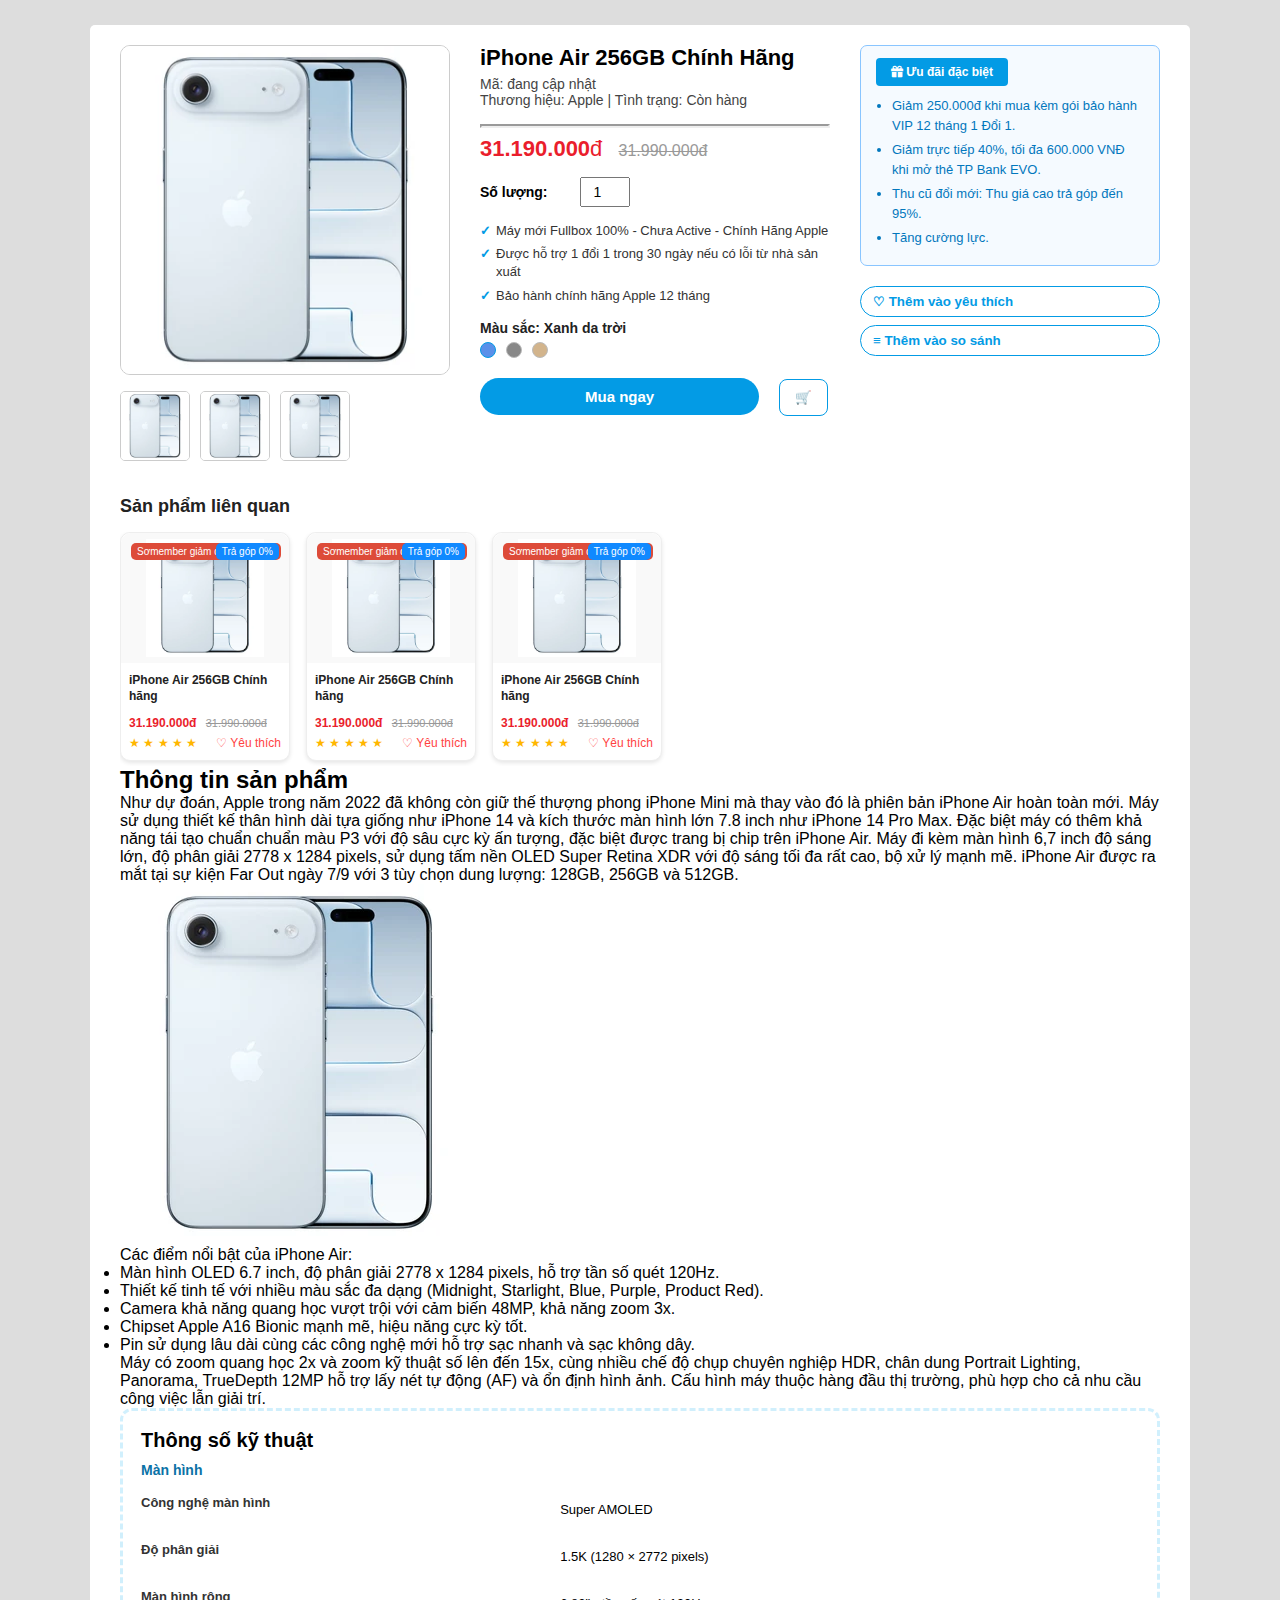
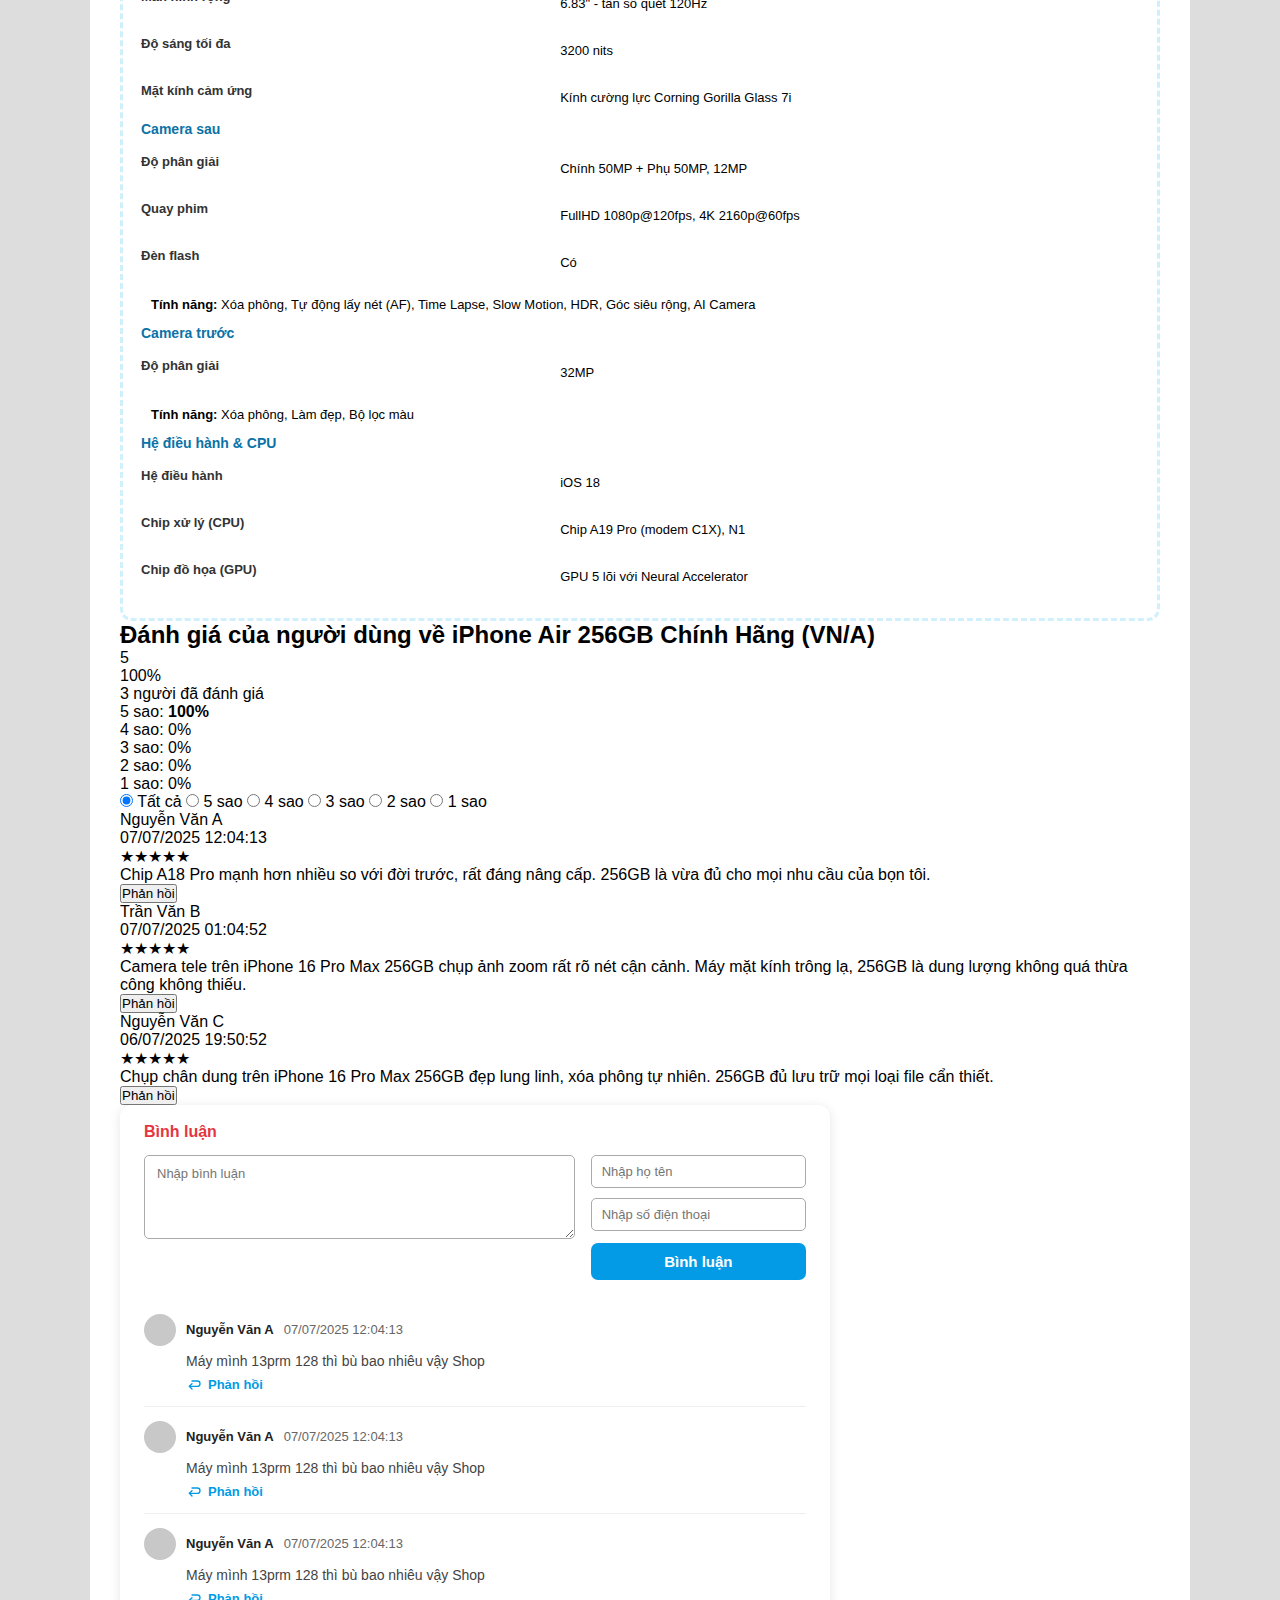
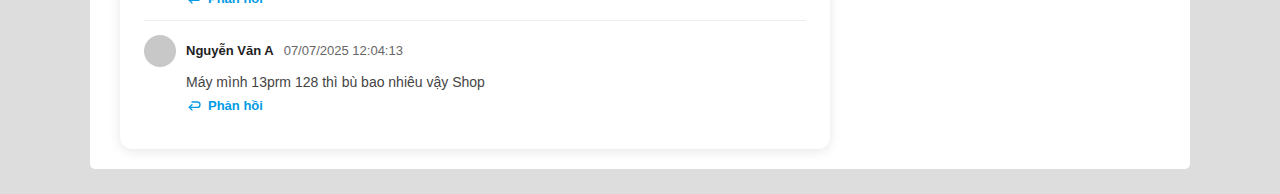
<file: Details.html>
<!DOCTYPE html>
<html lang="vi">
<head>
  <meta charset="UTF-8" />
  <meta name="viewport" content="width=device-width, initial-scale=1" />
  <title>Smart Gear - iPhone Air 256GB Chính Hãng</title>
  <link rel="stylesheet" href="https://cdnjs.cloudflare.com/ajax/libs/font-awesome/6.5.0/css/all.min.css">
  <link rel="stylesheet" href="Style1.css"/>
</head>
<body>

  <main class="container">
    <section class="product-main" aria-label="Thông tin sản phẩm chính">
      <div class="product-images">
        <img src="hinh/iphone_air-3_2.webp" alt="iPhone Air 256GB màu xanh dương" class="main-img"/>
        <div class="thumbs" role="list">
          <img src="hinh/iphone_air-3_2.webp" alt="iPhone Air xanh dương" role="listitem"/>
          <img src="hinh/iphone_air-3_2.webp" alt="iPhone Air màu đen" role="listitem"/>
          <img src="hinh/iphone_air-3_2.webp" alt="iPhone Air màu vàng" role="listitem"/>
        </div>
      </div>

      <div class="product-info">
        <h1 class="product-title">iPhone Air 256GB Chính Hãng</h1>
        <div class="product-subtitle">
          <div>Mã: đang cập nhật</div>
          <div>Thương hiệu: Apple | Tình trạng: Còn hàng</div>
          <br>
          <hr>
        </div>
        <div class="product-price">
          31.190.000<span style="font-weight:normal;">đ</span> <del>31.990.000đ</del>
        </div>
        <div class="quantity">
          <label for="qty">Số lượng:</label>
          <input type="number" id="qty" min="1" max="99" value="1" />
        </div>

        <ul class="features" aria-label="Thông tin sản phẩm">
          <li>Máy mới Fullbox 100% - Chưa Active - Chính Hãng Apple</li>
          <li>Được hỗ trợ 1 đổi 1 trong 30 ngày nếu có lỗi từ nhà sản xuất</li>
          <li>Bảo hành chính hãng Apple 12 tháng</li>
        </ul>

        <div class="color-selection">
          Màu sắc: <strong>Xanh da trời</strong>
          <div class="color-dots" role="radiogroup" aria-label="Chọn màu">
            <span tabindex="0" role="radio" aria-checked="true" class="color-dot color-blue active" aria-label="Xanh da trời"></span>
            <span tabindex="-1" role="radio" aria-checked="false" class="color-dot color-gray" aria-label="Xám"></span>
            <span tabindex="-1" role="radio" aria-checked="false" class="color-dot color-brown" aria-label="Nâu"></span>
          </div>
        </div>

        <button class="btn-buy">Mua ngay</button>
        <button class="btn-cart" aria-label="Thêm vào giỏ hàng">
          🛒
        </button>
      </div>

      <aside>
        <div class="special-offers" aria-label="Ưu đãi đặc biệt">
          <b><i class="fa-solid fa-gift"></i>  Ưu đãi đặc biệt</b>
          <ul>
            <li>Giảm 250.000đ khi mua kèm gói bảo hành VIP 12 tháng 1 Đổi 1.</li>
            <li>Giảm trực tiếp 40%, tối đa 600.000 VNĐ khi mở thẻ TP Bank EVO.</li>
            <li>Thu cũ đổi mới: Thu giá cao trả góp đến 95%.</li>
            <li>Tăng cường lực.</li>
          </ul>
        </div>
        <div class="action-buttons">
            <button aria-label="Thêm vào yêu thích">
              ♡ Thêm vào yêu thích
            </button>
            <button aria-label="Thêm vào so sánh">
              ≡ Thêm vào so sánh
            </button>
          </div>
      </aside>
    </section>

    <section class="related-products" aria-label="Sản phẩm liên quan">
      <h3>Sản phẩm liên quan</h3>
      <div class="related-list">
        <!-- Lặp nhiều lần sản phẩm liên quan -->
        <article class="related-item" tabindex="0" aria-label="iPhone Air 256GB Chính hãng - 31.190.000đ">
          <div class="related-discount">Sơmember giảm đến 300.000đ</div>
          <div class="related-tag">Trả góp 0%</div>
          <img src="hinh/iphone_air-3_2.webp" alt="iPhone Air 256GB màu xanh dương" />
          <div class="related-content">
            <div class="related-name">iPhone Air 256GB Chính hãng</div>
            <div class="related-price">
              31.190.000đ <del>31.990.000đ</del>
            </div>
            <div class="related-info">
              <div class="stars" aria-label="5 sao">★ ★ ★ ★ ★</div>
              <div class="wishlist" aria-label="Yêu thích sản phẩm">♡ Yêu thích</div>
            </div>
          </div>
        </article>
        <article class="related-item" tabindex="0" aria-label="iPhone Air 256GB Chính hãng - 31.190.000đ">
          <div class="related-discount">Sơmember giảm đến 300.000đ</div>
          <div class="related-tag">Trả góp 0%</div>
          <img src="hinh/iphone_air-3_2.webp" alt="iPhone Air 256GB màu xanh dương" />
          <div class="related-content">
            <div class="related-name">iPhone Air 256GB Chính hãng</div>
            <div class="related-price">
              31.190.000đ <del>31.990.000đ</del>
            </div>
            <div class="related-info">
              <div class="stars" aria-label="5 sao">★ ★ ★ ★ ★</div>
              <div class="wishlist" aria-label="Yêu thích sản phẩm">♡ Yêu thích</div>
            </div>
          </div>
        </article>
        <article class="related-item" tabindex="0" aria-label="iPhone Air 256GB Chính hãng - 31.190.000đ">
          <div class="related-discount">Sơmember giảm đến 300.000đ</div>
          <div class="related-tag">Trả góp 0%</div>
          <img src="hinh/iphone_air-3_2.webp" alt="iPhone Air 256GB màu xanh dương" />
          <div class="related-content">
            <div class="related-name">iPhone Air 256GB Chính hãng</div>
            <div class="related-price">
              31.190.000đ <del>31.990.000đ</del>
            </div>
            <div class="related-info">
              <div class="stars" aria-label="5 sao">★ ★ ★ ★ ★</div>
              <div class="wishlist" aria-label="Yêu thích sản phẩm">♡ Yêu thích</div>
            </div>
          </div>
        </article>
        <!-- Thêm các sản phẩm tương tự nếu cần -->
      </div>
      <!-- Phần tiếp nối đặt bên trong <main> hoặc trong phần container chính -->


<div class="product-details">
  <!-- Thông tin sản phẩm -->
  <section class="product-info-text" aria-label="Thông tin sản phẩm">
    <h2>Thông tin sản phẩm</h2>
    <p>
      Như dự đoán, Apple trong năm 2022 đã không còn giữ thế thượng phong iPhone Mini mà thay vào đó là phiên bản iPhone Air hoàn toàn mới.
      Máy sử dụng thiết kế thân hình dài tựa giống như iPhone 14 và kích thước màn hình lớn 7.8 inch như iPhone 14 Pro Max.
      Đặc biệt máy có thêm khả năng tái tạo chuẩn chuẩn màu P3 với độ sâu cực kỳ ấn tượng, đặc biệt được trang bị chip trên iPhone Air.
      Máy đi kèm màn hình 6,7 inch độ sáng lớn, độ phân giải 2778 x 1284 pixels, sử dụng tấm nền OLED Super Retina XDR với độ sáng tối đa rất cao, bộ xử lý mạnh mẽ.
      iPhone Air được ra mắt tại sự kiện Far Out ngày 7/9 với 3 tùy chọn dung lượng: 128GB, 256GB và 512GB.
    </p>

    <img src="hinh/iphone_air-3_2.webp" alt="Ảnh sản phẩm iPhone Air các màu">

    <p>
      Các điểm nổi bật của iPhone Air:
    </p>
    <ul>
      <li>Màn hình OLED 6.7 inch, độ phân giải 2778 x 1284 pixels, hỗ trợ tần số quét 120Hz.</li>
      <li>Thiết kế tinh tế với nhiều màu sắc đa dạng (Midnight, Starlight, Blue, Purple, Product Red).</li>
      <li>Camera khả năng quang học vượt trội với cảm biến 48MP, khả năng zoom 3x.</li>
      <li>Chipset Apple A16 Bionic mạnh mẽ, hiệu năng cực kỳ tốt.</li>
      <li>Pin sử dụng lâu dài cùng các công nghệ mới hỗ trợ sạc nhanh và sạc không dây.</li>
    </ul>

    <p>
      Máy có zoom quang học 2x và zoom kỹ thuật số lên đến 15x, cùng nhiều chế độ chụp chuyên nghiệp HDR, chân dung Portrait Lighting, Panorama, TrueDepth 12MP hỗ trợ lấy nét tự động (AF) và ổn định hình ảnh.
      Cấu hình máy thuộc hàng đầu thị trường, phù hợp cho cả nhu cầu công việc lẫn giải trí.
    </p>
  </section>

  <!-- Thông số kỹ thuật -->
   <div class="spec-card">
        <div class="spec-title">Thông số kỹ thuật</div>

        <!-- Màn hình -->
        <div class="section">
            <h3>Màn hình</h3>

            <div class="row">
                <div class="label">Công nghệ màn hình</div>
                <div class="value">Super AMOLED</div>
            </div>

            <div class="row">
                <div class="label">Độ phân giải</div>
                <div class="value">1.5K (1280 × 2772 pixels)</div>
            </div>

            <div class="row">
                <div class="label">Màn hình rộng</div>
                <div class="value">6.83" - tần số quét 120Hz</div>
            </div>

            <div class="row">
                <div class="label">Độ sáng tối đa</div>
                <div class="value">3200 nits</div>
            </div>

            <div class="row">
                <div class="label">Mặt kính cảm ứng</div>
                <div class="value">Kính cường lực Corning Gorilla Glass 7i</div>
            </div>
        </div>

        <!-- Camera sau -->
        <div class="section">
            <h3>Camera sau</h3>

            <div class="row">
                <div class="label">Độ phân giải</div>
                <div class="value">Chính 50MP + Phụ 50MP, 12MP</div>
            </div>

            <div class="row">
                <div class="label">Quay phim</div>
                <div class="value">FullHD 1080p@120fps, 4K 2160p@60fps</div>
            </div>

            <div class="row">
                <div class="label">Đèn flash</div>
                <div class="value">Có</div>
            </div>

            <div class="full">
                <strong>Tính năng:</strong>
                Xóa phông, Tự động lấy nét (AF), Time Lapse, Slow Motion, HDR, Góc siêu rộng, AI Camera
            </div>
        </div>

        <!-- Camera trước -->
        <div class="section">
            <h3>Camera trước</h3>

            <div class="row">
                <div class="label">Độ phân giải</div>
                <div class="value">32MP</div>
            </div>

            <div class="full">
                <strong>Tính năng:</strong> Xóa phông, Làm đẹp, Bộ lọc màu
            </div>
        </div>

        <!-- CPU -->
        <div class="section">
            <h3>Hệ điều hành & CPU</h3>

            <div class="row">
                <div class="label">Hệ điều hành</div>
                <div class="value">iOS 18</div>
            </div>

            <div class="row">
                <div class="label">Chip xử lý (CPU)</div>
                <div class="value">Chip A19 Pro (modem C1X), N1</div>
            </div>

            <div class="row">
                <div class="label">Chip đồ họa (GPU)</div>
                <div class="value">GPU 5 lõi với Neural Accelerator</div>
            </div>
        </div>

    </div>

</div>
</section>
<!-- Đánh giá người dùng -->
<section class="user-reviews" aria-label="Đánh giá của người dùng">
  <h2>Đánh giá của người dùng về iPhone Air 256GB Chính Hãng (VN/A)</h2>

  <div class="rating-summary" aria-label="Tổng điểm đánh giá: 5 sao, 100%">
    <div class="score" aria-live="polite" aria-atomic="true">5</div>
    <div class="bold-percent">100%</div>
    <div>3 người đã đánh giá</div>
  </div>

  <div class="stars-bar" aria-label="Phân phối đánh giá sao">
    <div>5 sao: <strong>100%</strong></div>
    <div>4 sao: <span>0%</span></div>
    <div>3 sao: <span>0%</span></div>
    <div>2 sao: <span>0%</span></div>
    <div>1 sao: <span>0%</span></div>
  </div>

  <!-- Bộ lọc đánh giá giả lập -->
  <form class="filter-rating" aria-label="Lọc đánh giá theo số sao">
    <label><input type="radio" name="filter" value="all" checked /> Tất cả</label>
    <label><input type="radio" name="filter" value="5" /> 5 sao</label>
    <label><input type="radio" name="filter" value="4" /> 4 sao</label>
    <label><input type="radio" name="filter" value="3" /> 3 sao</label>
    <label><input type="radio" name="filter" value="2" /> 2 sao</label>
    <label><input type="radio" name="filter" value="1" /> 1 sao</label>
  </form>

  <div class="review-list">
    <!-- Bình luận 1 -->
    <article class="review" tabindex="0" aria-label="Đánh giá của Nguyễn Văn A ngày 07/07/2025, 5 sao">
      <div class="review-header">Nguyễn Văn A</div>
      <div class="review-date">07/07/2025 12:04:13</div>
      <div class="review-stars" aria-hidden="true">★★★★★</div>
      <div class="review-text">Chip A18 Pro mạnh hơn nhiều so với đời trước, rất đáng nâng cấp. 256GB là vừa đủ cho mọi nhu cầu của bọn tôi.</div>
      <button class="reply-link" aria-label="Phản hồi đánh giá của Nguyễn Văn A">Phản hồi</button>
    </article>

    <!-- Bình luận 2 -->
    <article class="review" tabindex="0" aria-label="Đánh giá của Trần Văn B ngày 07/07/2025, 5 sao">
      <div class="review-header">Trần Văn B</div>
      <div class="review-date">07/07/2025 01:04:52</div>
      <div class="review-stars" aria-hidden="true">★★★★★</div>
      <div class="review-text">Camera tele trên iPhone 16 Pro Max 256GB chụp ảnh zoom rất rõ nét cận cảnh. Máy mặt kính trông lạ, 256GB là dung lượng không quá thừa công không thiếu.</div>
      <button class="reply-link" aria-label="Phản hồi đánh giá của Trần Văn B">Phản hồi</button>
    </article>

    <!-- Bình luận 3 -->
    <article class="review" tabindex="0" aria-label="Đánh giá của Nguyễn Văn C ngày 06/07/2025, 5 sao">
      <div class="review-header">Nguyễn Văn C</div>
      <div class="review-date">06/07/2025 19:50:52</div>
      <div class="review-stars" aria-hidden="true">★★★★★</div>
      <div class="review-text">Chụp chân dung trên iPhone 16 Pro Max 256GB đẹp lung linh, xóa phông tự nhiên. 256GB đủ lưu trữ mọi loại file cẩn thiết.</div>
      <button class="reply-link" aria-label="Phản hồi đánh giá của Nguyễn Văn C">Phản hồi</button>
    </article>
  </div>
</section>
<style>
  .comment-section {
    max-width: 710px;
    background: white;
    border-radius: 12px;
    padding: 18px 24px 22px 24px;
    box-shadow: 0 2px 12px rgb(0 0 0 / 0.1);
    font-family: Arial, sans-serif;
    font-size: 14px;
    color: #333;
  }
  .comment-title {
    color: #e5363f;
    font-weight: 700;
    font-size: 16px;
    margin-bottom: 14px;
  }
  /* Form nhập bình luận */
  .comment-form {
    display: flex;
    gap: 16px;
    margin-bottom: 20px;
  }
  .comment-textarea {
    flex: 2;
  }
  .comment-textarea textarea {
    width: 100%;
    min-height: 84px;
    resize: vertical;
    padding: 10px 12px;
    font-size: 13px;
    border: 1px solid #aaa;
    border-radius: 5px;
    font-family: inherit;
    color: #444;
  }
  .comment-inputs {
    flex: 1;
    display: flex;
    flex-direction: column;
    gap: 10px;
  }
  .comment-inputs input[type=text], .comment-inputs input[type=tel] {
    width: 100%;
    padding: 8px 10px;
    font-size: 13px;
    border: 1px solid #aaa;
    border-radius: 5px;
    font-family: inherit;
    color: #444;
    box-sizing: border-box;
  }
  .btn-comment {
    margin-top: 2px;
    background-color: #039be5;
    color: white;
    font-weight: 600;
    border: none;
    border-radius: 7px;
    cursor: pointer;
    padding: 10px 0;
    font-size: 15px;
    user-select: none;
    transition: background-color 0.3s;
  }
  .btn-comment:hover {
    background-color: #0277c6;
  }
  /* Danh sách bình luận */
  .comment-list {
    list-style: none;
    padding: 0;
    margin: 0;
  }
  .comment-item {
    display: flex;
    flex-direction: column;
    border-top: 1px solid #eee;
    padding: 14px 0 10px 0;
  }
  .comment-item:first-child {
    border-top: none;
  }
  .comment-header {
    display: flex;
    align-items: center;
    gap: 10px;
    margin-bottom: 7px;
    font-size: 13px;
    color: #222;
  }
  .comment-avatar {
    width: 32px;
    height: 32px;
    border-radius: 50%;
    background: #c8c8c8;
    flex-shrink: 0;
  }
  .comment-author {
    font-weight: 600;
  }
  .comment-date {
    color: #666;
    font-weight: 400;
  }
  /* Nội dung bình luận */
  .comment-content {
    font-size: 14px;
    color: #444;
    margin-bottom: 8px;
    margin-left: 42px; /* thụt vào để không chạm avatar */
  }
  /* Nút phản hồi */
  .comment-reply {
    margin-left: 42px;
  }
  .reply-button {
    display: inline-flex;
    align-items: center;
    gap: 6px;
    color: #039be5;
    font-weight: 600;
    cursor: pointer;
    font-size: 13px;
    user-select: none;
    border: none;
    background: none;
    padding: 0;
    transition: color 0.3s;
  }
  .reply-button:hover {
    color: #0277c6;
  }
  /* Icon phản hồi đơn giản */
  .reply-icon {
    display: inline-block;
    width: 16px;
    height: 16px;
    stroke: currentColor;
    stroke-width: 2;
    stroke-linecap: round;
    stroke-linejoin: round;
  }
</style>

<section class="comment-section" aria-label="Bình luận về sản phẩm">
  <h3 class="comment-title">Bình luận</h3>

  <form class="comment-form" aria-label="Form gửi bình luận">
    <div class="comment-textarea">
      <textarea placeholder="Nhập bình luận" aria-label="Nhập bình luận"></textarea>
    </div>
    <div class="comment-inputs">
      <input type="text" placeholder="Nhập họ tên" aria-label="Nhập họ tên" />
      <input type="tel" placeholder="Nhập số điện thoại" aria-label="Nhập số điện thoại" />
      <button type="submit" class="btn-comment" aria-label="Gửi bình luận">Bình luận</button>
    </div>
  </form>

  <ul class="comment-list" role="list">
    <li class="comment-item">
      <div class="comment-header">
        <div class="comment-avatar" aria-hidden="true"></div>
        <div class="comment-author">Nguyễn Văn A</div>
        <div class="comment-date">07/07/2025 12:04:13</div>
      </div>
      <div class="comment-content">Máy mình 13prm 128 thì bù bao nhiêu vậy Shop</div>
      <div class="comment-reply">
        <button class="reply-button" type="button" aria-label="Phản hồi bình luận của Nguyễn Văn A">
          <svg class="reply-icon" viewBox="0 0 24 24" fill="none" aria-hidden="true" focusable="false">
            <path d="M9 10l-4 4 4 4" />
            <path d="M5 14h12a4 4 0 0 0 0-8H9" />
          </svg>
          Phản hồi
        </button>
      </div>
    </li>

    <li class="comment-item">
      <div class="comment-header">
        <div class="comment-avatar" aria-hidden="true"></div>
        <div class="comment-author">Nguyễn Văn A</div>
        <div class="comment-date">07/07/2025 12:04:13</div>
      </div>
      <div class="comment-content">Máy mình 13prm 128 thì bù bao nhiêu vậy Shop</div>
      <div class="comment-reply">
        <button class="reply-button" type="button" aria-label="Phản hồi bình luận của Nguyễn Văn A">
          <svg class="reply-icon" viewBox="0 0 24 24" fill="none" aria-hidden="true" focusable="false">
            <path d="M9 10l-4 4 4 4" />
            <path d="M5 14h12a4 4 0 0 0 0-8H9" />
          </svg>
          Phản hồi
        </button>
      </div>
    </li>

    <li class="comment-item">
      <div class="comment-header">
        <div class="comment-avatar" aria-hidden="true"></div>
        <div class="comment-author">Nguyễn Văn A</div>
        <div class="comment-date">07/07/2025 12:04:13</div>
      </div>
      <div class="comment-content">Máy mình 13prm 128 thì bù bao nhiêu vậy Shop</div>
      <div class="comment-reply">
        <button class="reply-button" type="button" aria-label="Phản hồi bình luận của Nguyễn Văn A">
          <svg class="reply-icon" viewBox="0 0 24 24" fill="none" aria-hidden="true" focusable="false">
            <path d="M9 10l-4 4 4 4" />
            <path d="M5 14h12a4 4 0 0 0 0-8H9" />
          </svg>
          Phản hồi
        </button>
      </div>
    </li>

    <li class="comment-item">
      <div class="comment-header">
        <div class="comment-avatar" aria-hidden="true"></div>
        <div class="comment-author">Nguyễn Văn A</div>
        <div class="comment-date">07/07/2025 12:04:13</div>
      </div>
      <div class="comment-content">Máy mình 13prm 128 thì bù bao nhiêu vậy Shop</div>
      <div class="comment-reply">
        <button class="reply-button" type="button" aria-label="Phản hồi bình luận của Nguyễn Văn A">
          <svg class="reply-icon" viewBox="0 0 24 24" fill="none" aria-hidden="true" focusable="false">
            <path d="M9 10l-4 4 4 4" />
            <path d="M5 14h12a4 4 0 0 0 0-8H9" />
          </svg>
          Phản hồi
        </button>
      </div>
    </li>
  </ul>
</section>
  </main>

</body>
</html>
</file>
<file: Style1.css>
/* Reset cơ bản */
* {
    box-sizing: border-box;
    margin: 0;
    padding: 0;
    font-family: 'Arial', sans-serif;
}

body {
    background-color: #ddd;
}

a {
    text-decoration: none;
    color: inherit;
}

/* Header */
header {
    background-color: #039be5;
    color: white;
    padding: 10px 20px;
    display: flex;
    align-items: center;
    justify-content: space-between;
    font-size: 14px;
}

.header-left {
    display: flex;
    align-items: center;
    gap: 25px;
}

.logo {
    display: flex;
    align-items: center;
    gap: 8px;
    font-weight: bold;
    font-size: 18px;
    letter-spacing: 2px;
    user-select: none;
}

.logo svg {
    width: 30px;
    height: 30px;
    fill: white;
}

nav a {
    color: white;
    margin: 0 10px;
    font-weight: 500;
    cursor: pointer;
}

/* Search */
.search-box {
    position: relative;
    margin-left: 30px;
}

.search-box input[type="search"] {
    border-radius: 20px;
    border: none;
    padding: 7px 15px 7px 40px;
    width: 250px;
    outline: none;
    font-size: 14px;
}

.search-box::before {
    content: '🔍';
    position: absolute;
    left: 12px;
    top: 50%;
    transform: translateY(-50%);
    font-size: 18px;
    pointer-events: none;
    color: #777;
}

/* Hotline & icons */
.header-right {
    display: flex;
    align-items: center;
    gap: 20px;
    font-size: 13px;
}

.header-right div {
    display: flex;
    align-items: center;
    gap: 5px;
    cursor: pointer;
    white-space: nowrap;
}

.header-right div svg {
    fill: white;
    width: 18px;
    height: 18px;
}

hr {
    border-width: 2px;
    color: black;
}

/* Main container */
.container {
    max-width: 1100px;
    margin: 25px auto;
    background-color: white;
    padding: 20px 30px;
    border-radius: 5px;
}

/* Product main */
.product-main {
    display: flex;
    gap: 30px;
}

.product-images {
    flex: 1;
}

.product-images main-img {
    width: 100%;
    border-radius: 10px;
    border: 1px solid #ccc;
}

.product-images img.main-img {
    width: 330px;
    border-radius: 10px;
    border: 1px solid #ccc;
}

.thumbs {
    margin-top: 12px;
    display: flex;
    gap: 10px;
}

.thumbs img {
    width: 70px;
    height: 70px;
    object-fit: contain;
    border: 1px solid #ccc;
    border-radius: 5px;
    cursor: pointer;
    transition: border-color 0.3s;
}

.thumbs img:hover {
    border-color: #039be5;
}

/* Product info */
.product-info {
    flex: 1.4;
}

.product-title {
    font-size: 22px;
    font-weight: 700;
    margin-bottom: 5px;
}

.product-subtitle {
    font-size: 14px;
    margin-bottom: 8px;
    color: #444;
}

.product-brand-condition {
    font-size: 13px;
    margin-bottom: 15px;
    color: #666;
}

.product-price {
    font-size: 22px;
    font-weight: 700;
    color: #ea1e2c;
    margin-bottom: 15px;
}

.product-price del {
    color: #999;
    font-weight: 400;
    margin-left: 10px;
    font-size: 16px;
}

.quantity {
    margin-bottom: 15px;
    display: flex;
    align-items: center;
    gap: 10px;
}

.quantity label {
    font-weight: 600;
    width: 90px;
    font-size: 14px;
}

.quantity input[type="number"] {
    width: 50px;
    padding: 5px;
    font-size: 14px;
    text-align: center;
}

.features {
    font-size: 13px;
    color: #333;
    margin-bottom: 15px;
    line-height: 1.4;
}

.features li {
    list-style: none;
    margin-bottom: 5px;
    position: relative;
    padding-left: 16px;
}

.features li::before {
    content: "✓";
    color: #039be5;
    position: absolute;
    left: 0;
    font-weight: bold;
}

.color-selection {
    margin-bottom: 20px;
    font-size: 14px;
    color: #222;
    font-weight: 600;
}

.color-dots {
    margin-top: 6px;
    display: flex;
    gap: 10px;
}

.color-dot {
    width: 16px;
    height: 16px;
    border-radius: 50%;
    display: inline-block;
    border: 1.5px solid #bbb;
    cursor: pointer;
    transition: border 0.3s;
}

.color-dot.active,
.color-dot:hover {
    border-color: #039be5;
}

.color-blue {
    background-color: #5a90e9;
}

.color-gray {
    background-color: #888;
}

.color-brown {
    background-color: #d2b48c;
}

/* Buttons */
.btn-buy {
    background-color: #039be5;
    border: none;
    color: white;
    font-weight: 600;
    padding: 10px 105px;
    border-radius: 20px;
    cursor: pointer;
    margin-right: 15px;
    font-size: 15px;
}

.btn-cart {
    background-color: white;
    border: 1.5px solid #039be5;
    color: #039be5;
    padding: 10px 15px;
    border-radius: 8px;
    cursor: pointer;
}

/* Special offers */
.special-offers {
    background: #f5faff;
    border: 1px solid #89c5ff;
    border-radius: 7px;
    padding: 12px 15px;
    font-size: 13px;
    color: #0277bd;
    max-width: 300px;
    margin-bottom: 20px;
    line-height: 1.5;
    user-select: none;
}

.special-offers b {
    display: inline-block;
    background-color: #039be5;
    color: white;
    padding: 5px 15px;
    border-radius: 4px;
    font-size: 12px;
    margin-bottom: 4px;
    font-weight: 700;
}

.special-offers ul {
    margin-top: 6px;
    padding-left: 16px;
}

.special-offers ul li {
    margin-bottom: 5px;
}

/* Action buttons under special offers */
.action-buttons {
    display: flex;
    flex-direction: column;
    gap: 8px;
    font-size: 13px;
}

.action-buttons button {
    background-color: transparent;
    border: 1.2px solid #039be5;
    color: #039be5;
    padding: 7px 12px;
    border-radius: 18px;
    cursor: pointer;
    display: flex;
    align-items: center;
    gap: 6px;
    font-weight: 600;
    transition: background-color 0.3s, color 0.3s;
}

.action-buttons button:hover {
    background-color: #039be5;
    color: white;
}

.action-buttons svg {
    width: 15px;
    height: 15px;
    fill: #039be5;
    transition: fill 0.3s;
}

.action-buttons button:hover svg {
    fill: white;
}

/* Related products */
.related-products {
    margin-top: 35px;
}

.related-products h3 {
    font-size: 18px;
    margin-bottom: 15px;
    font-weight: 700;
    color: #222;
}

.related-list {
    display: flex;
    gap: 16px;
    overflow-x: auto;
    padding-bottom: 5px;
}

.related-item {
    background: white;
    border-radius: 10px;
    border: 1px solid #eee;
    flex: 0 0 170px;
    box-shadow: 0 2px 4px rgb(0 0 0 / 0.1);
    display: flex;
    flex-direction: column;
    cursor: pointer;
    user-select: none;
    position: relative;
    transition: transform 0.2s;
}

.related-item:hover {
    transform: scale(1.03);
    box-shadow: 0 5px 15px rgb(0 0 0 / 0.2);
    z-index: 5;
}

.related-item img {
    width: 100%;
    border-top-left-radius: 10px;
    border-top-right-radius: 10px;
    object-fit: contain;
    height: 130px;
    padding: 6px;
    background-color: #f9f9f9;
}

.related-content {
    padding: 10px 8px;
    font-size: 12px;
    flex-grow: 1;
    display: flex;
    flex-direction: column;
    justify-content: space-between;
}

.related-name {
    font-weight: 600;
    margin-bottom: 5px;
    min-height: 38px;
    color: #222;
    line-height: 1.3;
}

.related-price {
    color: #ea1e2c;
    font-weight: 700;
}

.related-price del {
    font-weight: 400;
    color: #999;
    margin-left: 6px;
    font-size: 11px;
}

.related-discount {
    position: absolute;
    top: 10px;
    left: 10px;
    background-color: #dd4b39;
    color: white;
    border-radius: 5px;
    font-size: 10px;
    padding: 3px 6px;
    user-select: none;
}

.related-discount.green {
    background-color: #27ae60;
}

.related-tag {
    position: absolute;
    top: 10px;
    right: 10px;
    background-color: #1089ff;
    color: white;
    border-radius: 5px;
    font-size: 10px;
    padding: 3px 6px;
    user-select: none;
}

.related-info {
    display: flex;
    justify-content: space-between;
    align-items: center;
    margin-top: 6px;
}

.stars {
    color: #ffb600;
    font-size: 12px;
}

.wishlist {
    font-size: 12px;
    color: #ff4343;
    display: flex;
    align-items: center;
    gap: 3px;
    cursor: pointer;
    user-select: none;
}

.wishlist svg {
    fill: #ff4343;
    width: 12px;
    height: 12px;
}

/* Scrollbar cho phần sản phẩm liên quan */
.related-list::-webkit-scrollbar {
    height: 5px;
}

.related-list::-webkit-scrollbar-thumb {
    background-color: #039be5;
    border-radius: 5px;
}

.related-list::-webkit-scrollbar-track {
    background-color: #f1f1f1;
}


.left-box {
    padding: 20px;
    border: 2px dashed rgba(3, 169, 244, 0.4);
    border-radius: 12px;
}

h2 {
    color: var(--blue);
    margin-top: 0;
}

.left-box img {
    width: 100%;
    margin: 15px 0;
}

.spec-card {
    background: white;
    border-radius: 12px;
    padding: 18px;
    border: 3px dashed rgba(3, 169, 244, 0.18);
}

.spec-title {
    font-size: 20px;
    font-weight: 700;
    color: var(--blue);
    margin-bottom: 10px;
}

.section h3 {
    font-size: 14px;
    margin-bottom: 8px;
    color: #0b72a6;
    font-weight: 600;
}

/* Grid row */
.row {
    display: grid;
    grid-template-columns: 40% 60%;
    padding: 9px 0;
    gap: 10px;
}

.label {
    font-size: 13px;
    font-weight: 600;
    color: #333;
}

.value {
    background: var(--cell-bg);
    padding: 7px 10px;
    border: 1px solid var(--row-border);
    border-radius: 6px;
    font-size: 13px;
}

.full {
    grid-column: 1 / -1;
    background: var(--cell-bg);
    padding: 10px;
    border: 1px solid var(--row-border);
    border-radius: 6px;
    font-size: 13px;
    line-height: 1.45;
}

/* Responsive */
@media(max-width: 900px) {
    .container {
        grid-template-columns: 1fr;
    }
}
</file>
